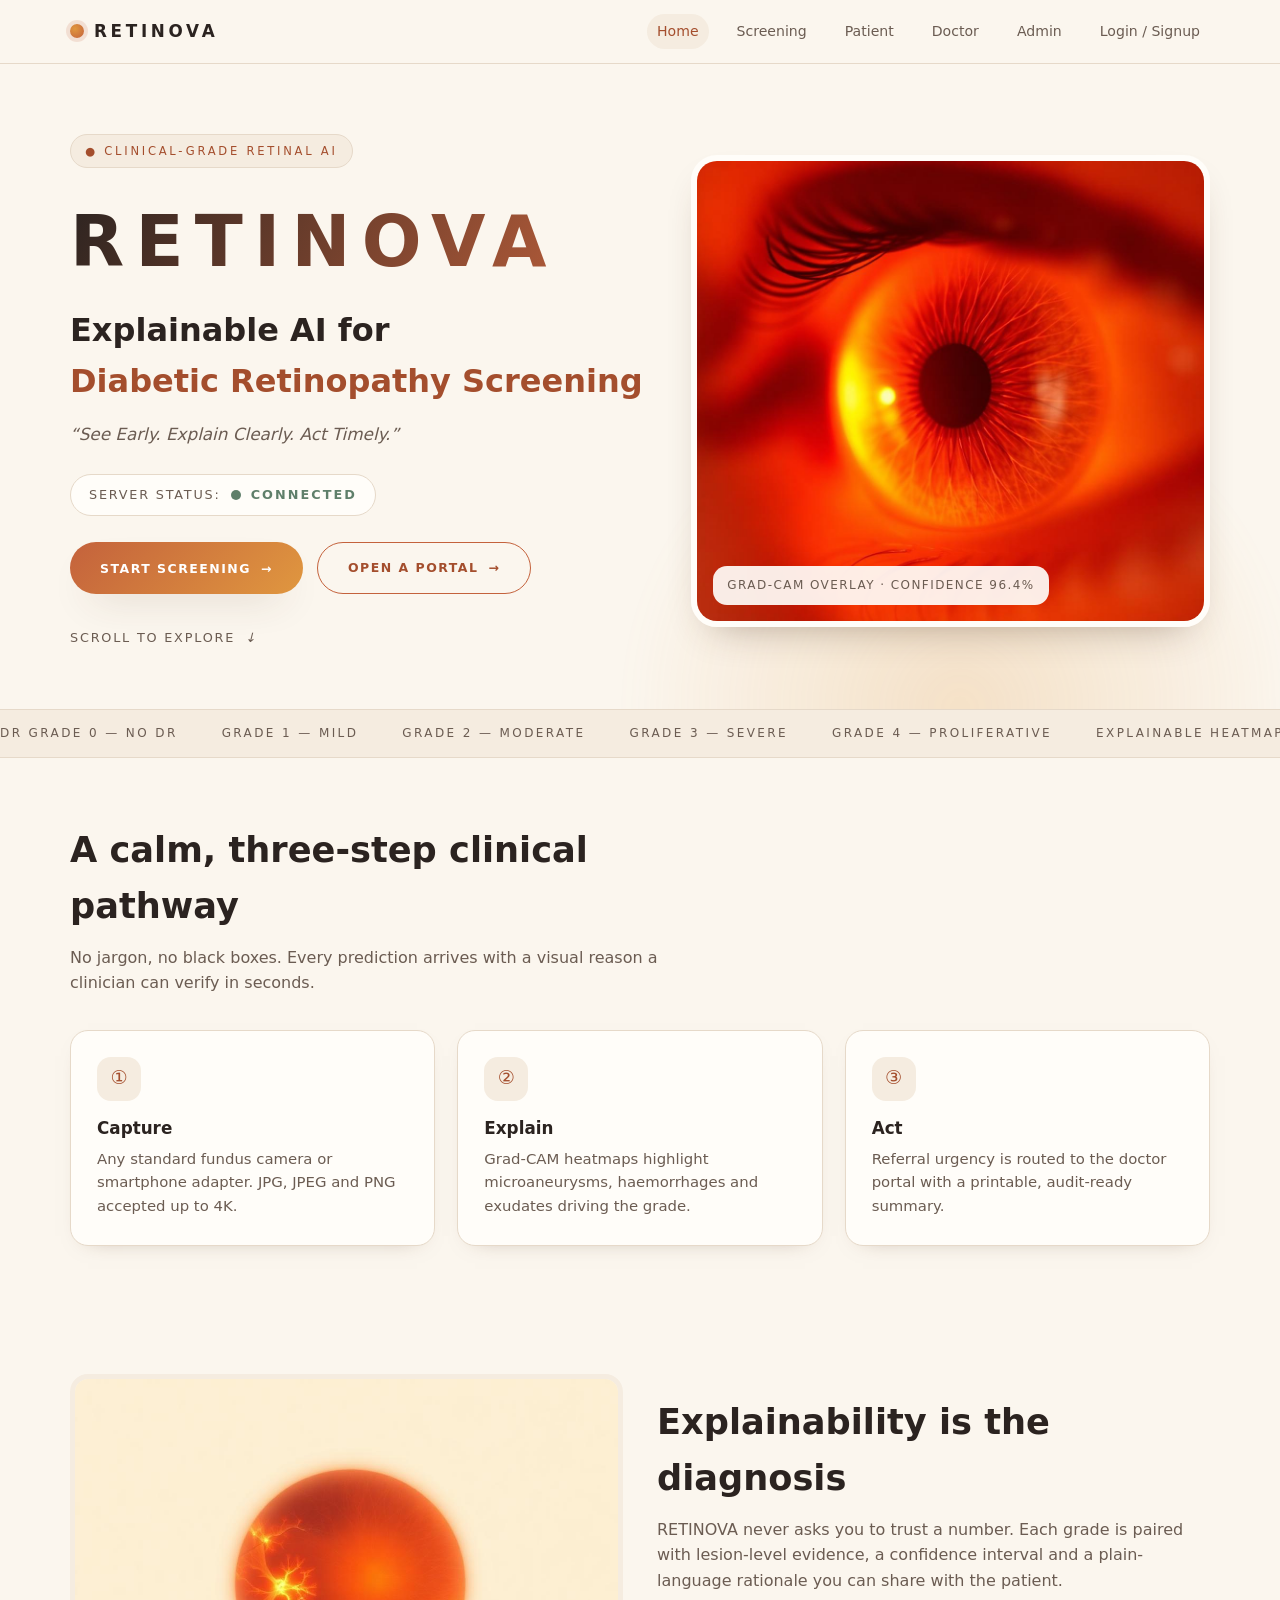
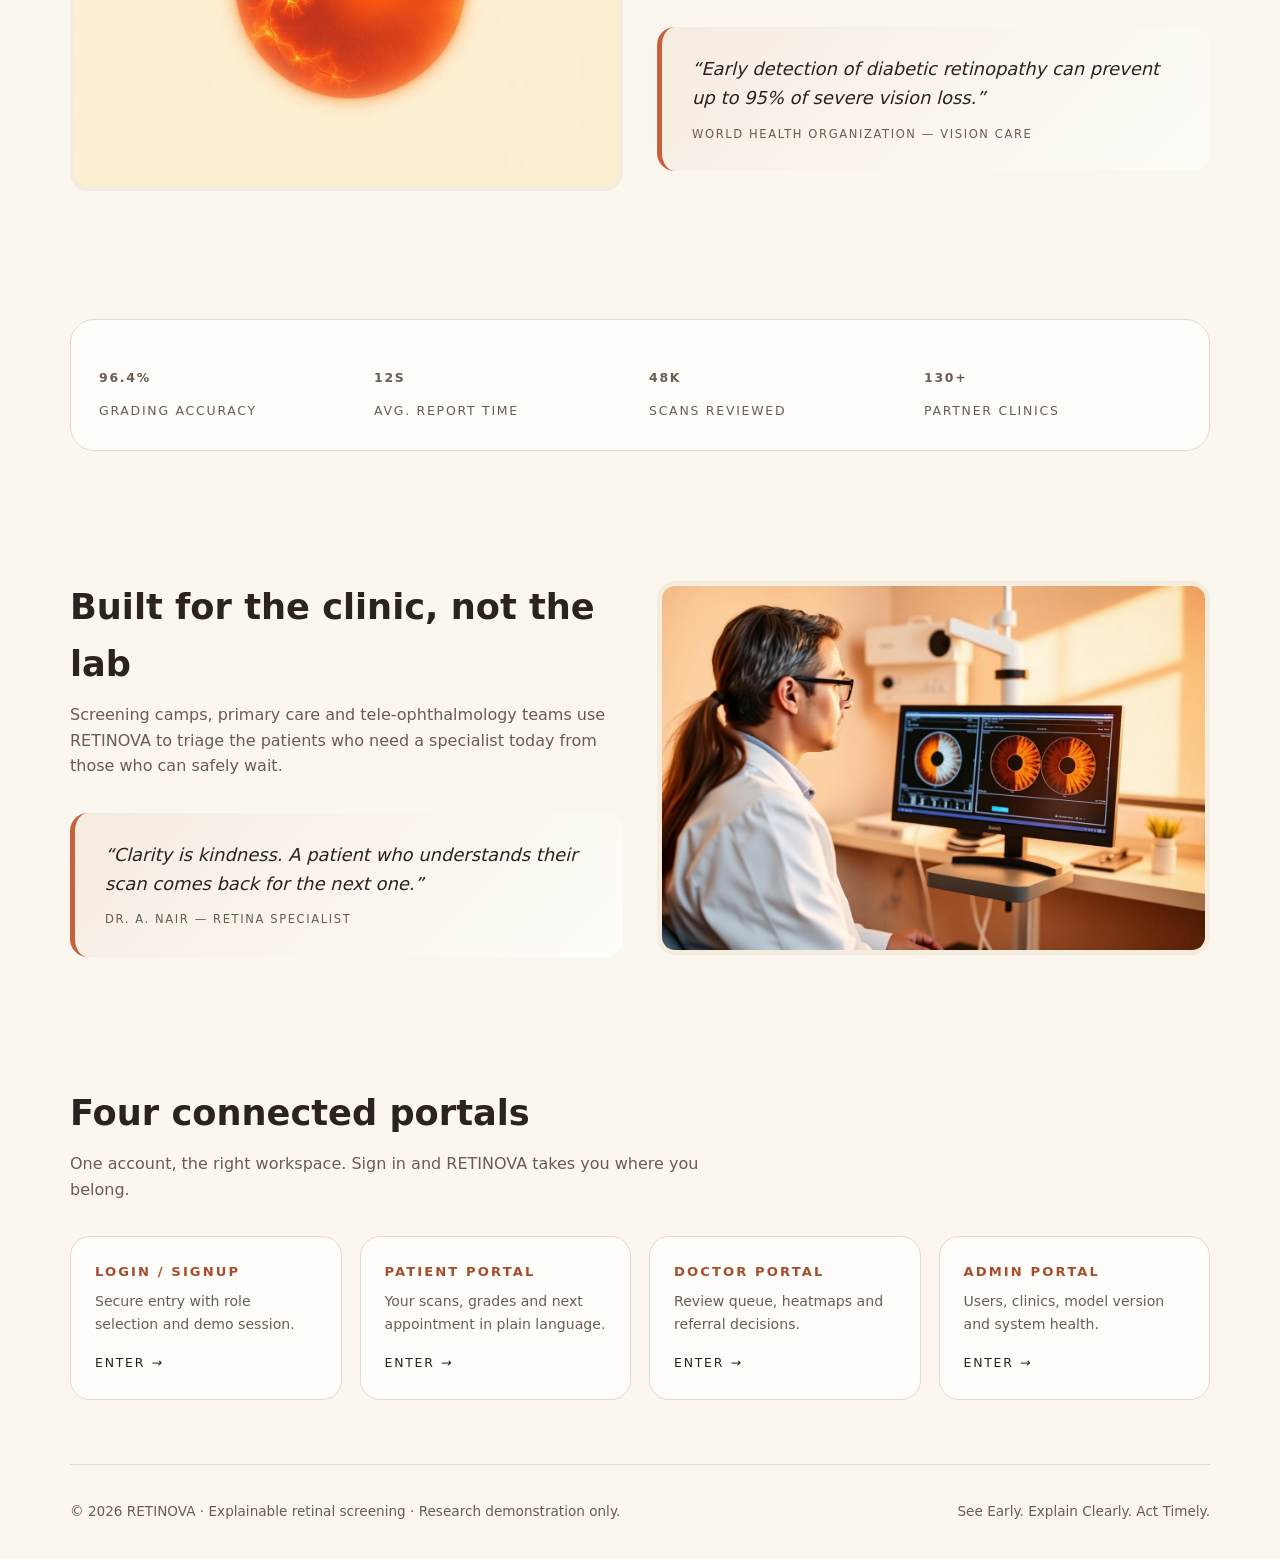
<file: index.html>
<!DOCTYPE html>
<html lang="en">
<head>
<meta charset="utf-8" />
<meta name="viewport" content="width=device-width, initial-scale=1" />
<title>RETINOVA — Explainable AI for Diabetic Retinopathy Screening</title>
<meta name="description" content="RETINOVA screens fundus images for diabetic retinopathy with explainable AI. See early, explain clearly, act timely." />
<link rel="stylesheet" href="styles.css" />
</head>
<body>
<header class="nav">
  <div class="wrap nav-in">
    <a class="logo" href="index.html"><span class="dot"></span>RETINOVA</a>
    <nav class="nav-links">
      <a class="active" href="index.html">Home</a>
      <a href="#screening" id="navScreen">Screening</a>
      <a href="patient.html">Patient</a>
      <a href="doctor.html">Doctor</a>
      <a href="admin.html">Admin</a>
      <a href="login.html">Login / Signup</a>
    </nav>
  </div>
</header>

<!-- HERO -->
<section class="hero">
  <div class="wrap hero-grid">
    <div>
      <span class="eyebrow">● Clinical-grade retinal AI</span>
      <h1 class="brand">RETINOVA</h1>
      <h2 class="tag">Explainable AI for<br /><span>Diabetic Retinopathy Screening</span></h2>
      <p class="motto">“See Early. Explain Clearly. Act Timely.”</p>
      <div class="status">Server Status: <span class="pulse"></span> <b>CONNECTED</b></div>
      <div class="hero-cta">
        <button class="btn" id="startBtn"><span>Start Screening</span><span class="arrow">→</span></button>
        <a class="btn ghost" href="login.html"><span>Open a Portal</span><span class="arrow">→</span></a>
      </div>
      <div class="scroll-hint">Scroll to explore <i>↓</i></div>
    </div>
    <div class="hero-art">
      <img src="assets/hero.jpg" alt="Retinal fundus imaging close-up" />
      <div class="scan-line"></div>
      <div class="chip">Grad-CAM overlay · confidence 96.4%</div>
    </div>
  </div>
</section>

<div class="marquee"><div>
  <span>DR Grade 0 — No DR</span><span>Grade 1 — Mild</span><span>Grade 2 — Moderate</span><span>Grade 3 — Severe</span><span>Grade 4 — Proliferative</span><span>Explainable Heatmaps</span><span>HIPAA-aware workflow</span>
  <span>DR Grade 0 — No DR</span><span>Grade 1 — Mild</span><span>Grade 2 — Moderate</span><span>Grade 3 — Severe</span><span>Grade 4 — Proliferative</span><span>Explainable Heatmaps</span><span>HIPAA-aware workflow</span>
</div></div>

<!-- SCREENING (revealed on click) -->
<section id="screening" class="hidden">
  <div class="wrap">
    <div class="sec-head">
      <h3>Upload Fundus Image</h3>
      <p>Drop a retinal fundus photograph below. RETINOVA validates the file locally before it is received by the screening server.</p>
    </div>
    <div class="panel">
      <div class="dropzone" id="dropzone">
        <div style="font-size:2.2rem">🩺</div>
        <h4 style="margin:10px 0 4px;letter-spacing:.14em;text-transform:uppercase">Upload Fundus Image</h4>
        <p style="color:var(--ink-soft)">Drag &amp; drop, or choose a file from your device</p>
        <div style="margin-top:18px"><button class="btn" id="chooseBtn"><span>Choose Image</span><span class="arrow">→</span></button></div>
        <input type="file" id="fileInput" accept=".jpg,.jpeg,.png,image/jpeg,image/png" class="hidden" />
        <p style="margin-top:20px;font-size:.75rem;letter-spacing:.16em;text-transform:uppercase;color:var(--ink-soft)">Accepted formats</p>
        <div class="formats"><span>JPG</span><span>JPEG</span><span>PNG</span></div>
      </div>

      <!-- PREVIEW -->
      <div id="stepPreview" class="hidden">
        <div class="preview-grid">
          <div class="preview-img"><img id="pvImg" alt="Selected fundus preview" /></div>
          <div>
            <h4 style="letter-spacing:.14em;text-transform:uppercase;font-size:.85rem;color:var(--ink-soft)">Image details</h4>
            <ul class="meta">
              <li><span>Filename</span><span id="mName"></span></li>
              <li><span>File size</span><span id="mSize"></span></li>
              <li><span>Image width</span><span id="mW"></span></li>
              <li><span>Image height</span><span id="mH"></span></li>
            </ul>
            <div style="margin-top:22px"><button class="btn" id="uploadBtn"><span>Upload Image</span><span class="arrow">→</span></button></div>
            <div id="progressWrap" class="hidden">
              <div class="bar"><i id="bar"></i></div>
              <p class="note" id="uploadStatus">Uploading...</p>
            </div>
          </div>
        </div>
      </div>

      <!-- DONE -->
      <div id="stepDone" class="hidden" style="margin-top:26px">
        <div class="success"><span class="tick">✓</span> Image Received</div>
        <p class="note">Image successfully received by the RETINOVA server.</p>
        <div class="preview-grid">
          <div class="preview-img"><img id="dImg" alt="Uploaded fundus image" /></div>
          <div>
            <ul class="meta">
              <li><span>Filename</span><span id="dName"></span></li>
              <li><span>File size</span><span id="dSize"></span></li>
              <li><span>Dimensions</span><span id="dDim"></span></li>
              <li><span>Received at</span><span id="dTime"></span></li>
            </ul>
            <div style="margin-top:22px;display:flex;gap:12px;flex-wrap:wrap">
              <button class="btn" id="againBtn"><span>Upload Another</span><span class="arrow">→</span></button>
              <a class="btn ghost" href="patient.html"><span>View in Patient Portal</span><span class="arrow">→</span></a>
            </div>
          </div>
        </div>
      </div>
    </div>
  </div>
</section>

<!-- HOW IT WORKS -->
<section>
  <div class="wrap">
    <div class="sec-head reveal"><h3>A calm, three-step clinical pathway</h3><p>No jargon, no black boxes. Every prediction arrives with a visual reason a clinician can verify in seconds.</p></div>
    <div class="grid-3">
      <div class="card reveal"><div class="ico">①</div><h4>Capture</h4><p>Any standard fundus camera or smartphone adapter. JPG, JPEG and PNG accepted up to 4K.</p></div>
      <div class="card reveal"><div class="ico">②</div><h4>Explain</h4><p>Grad-CAM heatmaps highlight microaneurysms, haemorrhages and exudates driving the grade.</p></div>
      <div class="card reveal"><div class="ico">③</div><h4>Act</h4><p>Referral urgency is routed to the doctor portal with a printable, audit-ready summary.</p></div>
    </div>
  </div>
</section>

<section>
  <div class="wrap grid-2">
    <div class="reveal"><div class="preview-img"><img src="assets/xai.jpg" alt="Explainable AI heatmap over a retina" loading="lazy" /></div></div>
    <div class="reveal">
      <div class="sec-head"><h3>Explainability is the diagnosis</h3><p>RETINOVA never asks you to trust a number. Each grade is paired with lesion-level evidence, a confidence interval and a plain-language rationale you can share with the patient.</p></div>
      <div class="quote"><p>“Early detection of diabetic retinopathy can prevent up to 95% of severe vision loss.”</p><small>World Health Organization — Vision Care</small></div>
    </div>
  </div>
</section>

<section>
  <div class="wrap">
    <div class="stats reveal">
      <div class="stat"><b><span data-count="96.4" data-dec="1" data-suffix="%">0</span></b><span>Grading accuracy</span></div>
      <div class="stat"><b><span data-count="12" data-suffix="s">0</span></b><span>Avg. report time</span></div>
      <div class="stat"><b><span data-count="48" data-suffix="k">0</span></b><span>Scans reviewed</span></div>
      <div class="stat"><b><span data-count="130" data-suffix="+">0</span></b><span>Partner clinics</span></div>
    </div>
  </div>
</section>

<section>
  <div class="wrap grid-2">
    <div class="reveal">
      <div class="sec-head"><h3>Built for the clinic, not the lab</h3><p>Screening camps, primary care and tele-ophthalmology teams use RETINOVA to triage the patients who need a specialist today from those who can safely wait.</p></div>
      <div class="quote"><p>“Clarity is kindness. A patient who understands their scan comes back for the next one.”</p><small>Dr. A. Nair — Retina Specialist</small></div>
    </div>
    <div class="reveal"><div class="preview-img"><img src="assets/clinic.jpg" alt="Ophthalmologist reviewing retinal scans" loading="lazy" /></div></div>
  </div>
</section>

<!-- PORTALS -->
<section>
  <div class="wrap">
    <div class="sec-head reveal"><h3>Four connected portals</h3><p>One account, the right workspace. Sign in and RETINOVA takes you where you belong.</p></div>
    <div class="portal-grid">
      <a class="portal reveal" href="login.html"><b>Login / Signup</b><p>Secure entry with role selection and demo session.</p><span class="go">Enter <i>→</i></span></a>
      <a class="portal reveal" href="patient.html"><b>Patient Portal</b><p>Your scans, grades and next appointment in plain language.</p><span class="go">Enter <i>→</i></span></a>
      <a class="portal reveal" href="doctor.html"><b>Doctor Portal</b><p>Review queue, heatmaps and referral decisions.</p><span class="go">Enter <i>→</i></span></a>
      <a class="portal reveal" href="admin.html"><b>Admin Portal</b><p>Users, clinics, model version and system health.</p><span class="go">Enter <i>→</i></span></a>
    </div>
  </div>
</section>

<footer class="wrap">
  <span>© 2026 RETINOVA · Explainable retinal screening · Research demonstration only.</span>
  <span>See Early. Explain Clearly. Act Timely.</span>
</footer>
<script src="app.js"></script>
<script>document.getElementById('navScreen').addEventListener('click',()=>document.getElementById('screening').classList.remove('hidden'));</script>
</body>
</html>
</file>
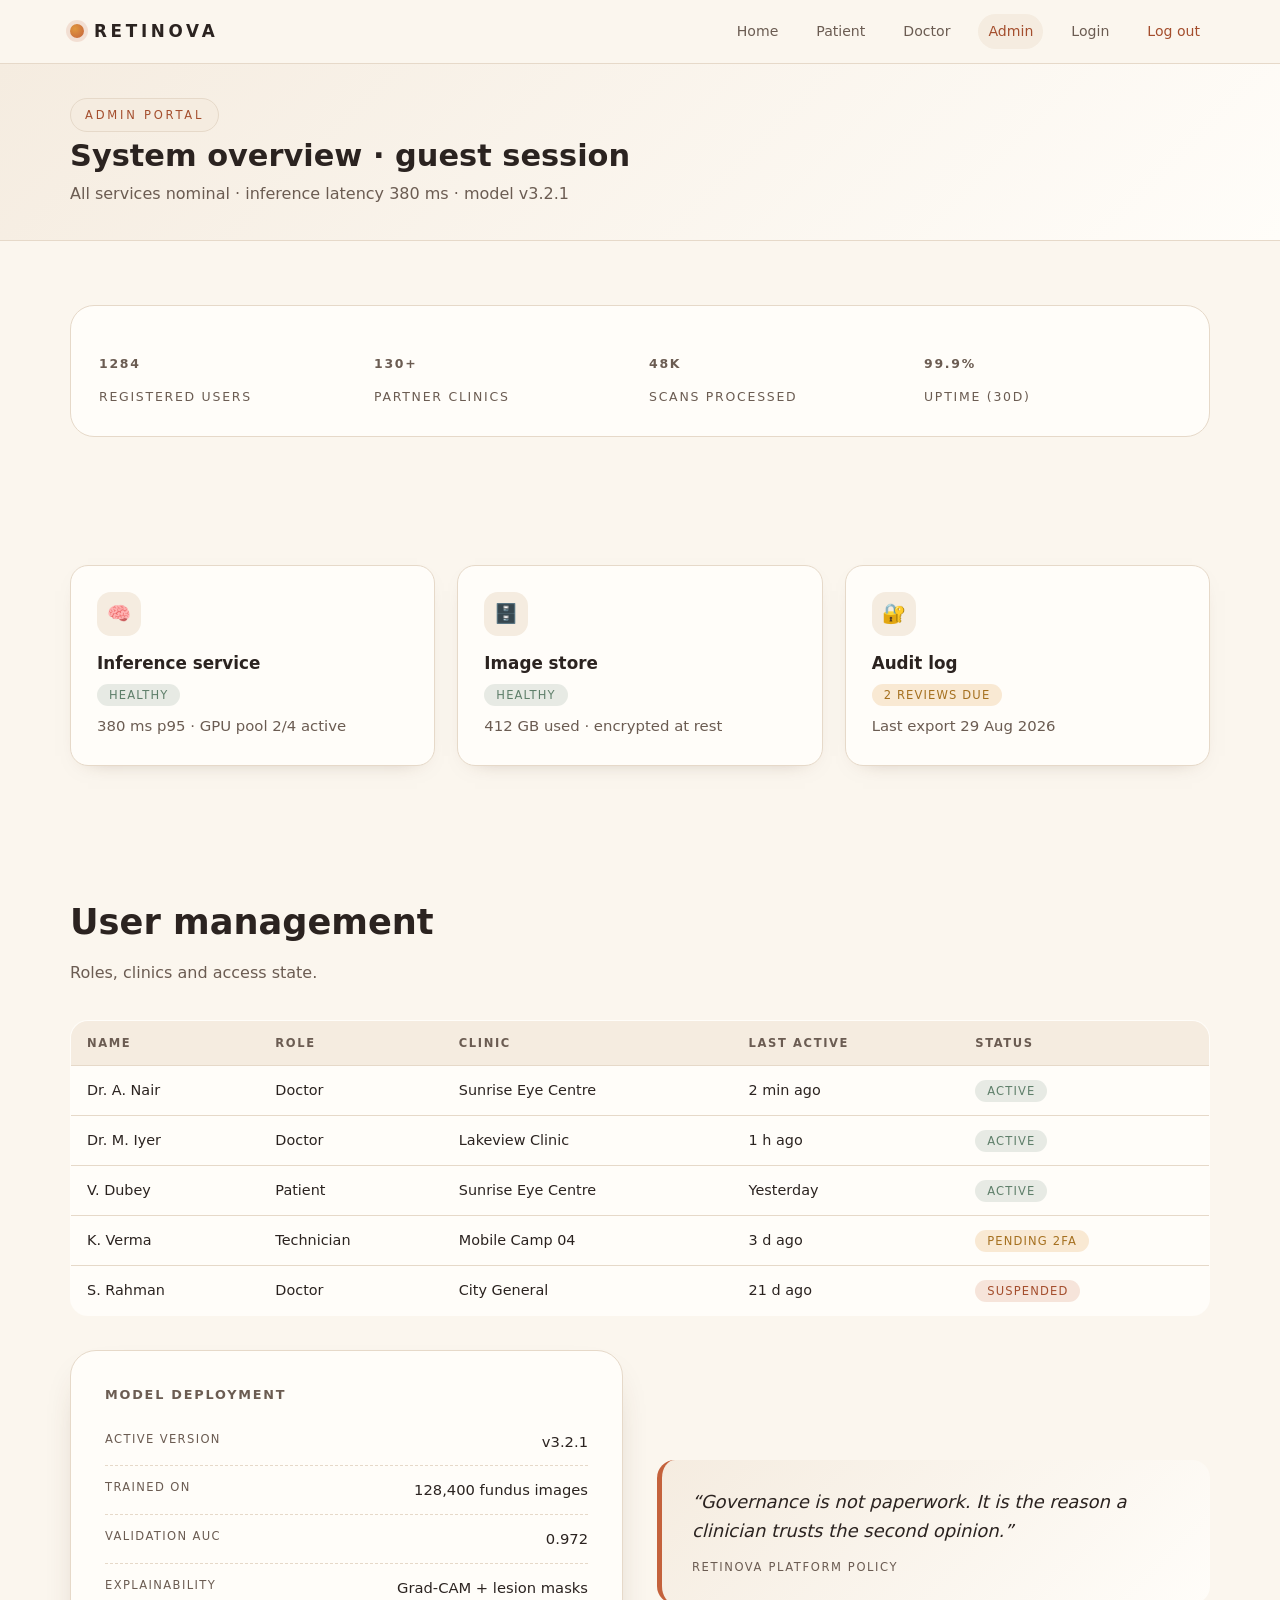
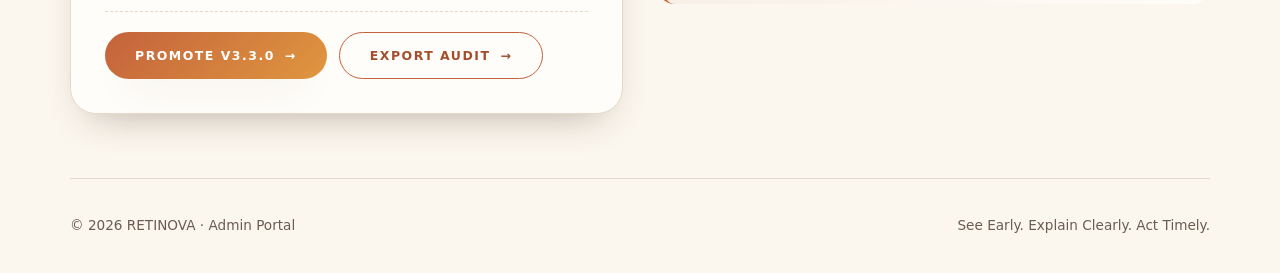
<file: admin.html>
<!DOCTYPE html>
<html lang="en">
<head>
<meta charset="utf-8" />
<meta name="viewport" content="width=device-width, initial-scale=1" />
<title>Admin Portal — RETINOVA</title>
<meta name="description" content="Manage RETINOVA users, clinics, model versions and system health." />
<link rel="stylesheet" href="styles.css" />
</head>
<body>
<header class="nav"><div class="wrap nav-in">
  <a class="logo" href="index.html"><span class="dot"></span>RETINOVA</a>
  <nav class="nav-links">
    <a href="index.html">Home</a><a href="patient.html">Patient</a><a href="doctor.html">Doctor</a><a class="active" href="admin.html">Admin</a><a href="login.html">Login</a>
    <a href="#" id="logout" style="color:var(--terra-dark)">Log out</a>
  </nav>
</div></header>

<div class="portal-head"><div class="wrap">
  <span class="eyebrow">Admin Portal</span>
  <h1>System overview · <span id="whoami">guest session</span></h1>
  <p>All services nominal · inference latency 380 ms · model v3.2.1</p>
</div></div>

<section>
  <div class="wrap">
    <div class="stats reveal">
      <div class="stat"><b><span data-count="1284">0</span></b><span>Registered users</span></div>
      <div class="stat"><b><span data-count="130" data-suffix="+">0</span></b><span>Partner clinics</span></div>
      <div class="stat"><b><span data-count="48" data-suffix="k">0</span></b><span>Scans processed</span></div>
      <div class="stat"><b><span data-count="99.9" data-dec="1" data-suffix="%">0</span></b><span>Uptime (30d)</span></div>
    </div>
  </div>
</section>

<section>
  <div class="wrap grid-3">
    <div class="card reveal"><div class="ico">🧠</div><h4>Inference service</h4><p><span class="pill ok">Healthy</span></p><p style="margin-top:8px">380 ms p95 · GPU pool 2/4 active</p></div>
    <div class="card reveal"><div class="ico">🗄️</div><h4>Image store</h4><p><span class="pill ok">Healthy</span></p><p style="margin-top:8px">412 GB used · encrypted at rest</p></div>
    <div class="card reveal"><div class="ico">🔐</div><h4>Audit log</h4><p><span class="pill warn">2 reviews due</span></p><p style="margin-top:8px">Last export 29 Aug 2026</p></div>
  </div>
</section>

<section>
  <div class="wrap">
    <div class="sec-head reveal"><h3>User management</h3><p>Roles, clinics and access state.</p></div>
    <div class="reveal" style="overflow-x:auto">
      <table>
        <tr><th>Name</th><th>Role</th><th>Clinic</th><th>Last active</th><th>Status</th></tr>
        <tr><td>Dr. A. Nair</td><td>Doctor</td><td>Sunrise Eye Centre</td><td>2 min ago</td><td><span class="pill ok">Active</span></td></tr>
        <tr><td>Dr. M. Iyer</td><td>Doctor</td><td>Lakeview Clinic</td><td>1 h ago</td><td><span class="pill ok">Active</span></td></tr>
        <tr><td>V. Dubey</td><td>Patient</td><td>Sunrise Eye Centre</td><td>Yesterday</td><td><span class="pill ok">Active</span></td></tr>
        <tr><td>K. Verma</td><td>Technician</td><td>Mobile Camp 04</td><td>3 d ago</td><td><span class="pill warn">Pending 2FA</span></td></tr>
        <tr><td>S. Rahman</td><td>Doctor</td><td>City General</td><td>21 d ago</td><td><span class="pill risk">Suspended</span></td></tr>
      </table>
    </div>
    <div class="grid-2 reveal" style="margin-top:34px">
      <div class="panel">
        <h4 style="letter-spacing:.14em;text-transform:uppercase;font-size:.8rem;color:var(--ink-soft)">Model deployment</h4>
        <ul class="meta" style="margin-top:12px">
          <li><span>Active version</span><span>v3.2.1</span></li>
          <li><span>Trained on</span><span>128,400 fundus images</span></li>
          <li><span>Validation AUC</span><span>0.972</span></li>
          <li><span>Explainability</span><span>Grad-CAM + lesion masks</span></li>
        </ul>
        <div style="margin-top:20px;display:flex;gap:12px;flex-wrap:wrap">
          <button class="btn"><span>Promote v3.3.0</span><span class="arrow">→</span></button>
          <button class="btn ghost"><span>Export Audit</span><span class="arrow">→</span></button>
        </div>
      </div>
      <div class="quote"><p>“Governance is not paperwork. It is the reason a clinician trusts the second opinion.”</p><small>RETINOVA Platform Policy</small></div>
    </div>
  </div>
</section>

<footer class="wrap"><span>© 2026 RETINOVA · Admin Portal</span><span>See Early. Explain Clearly. Act Timely.</span></footer>
<script src="app.js"></script>
</body>
</html>
</file>
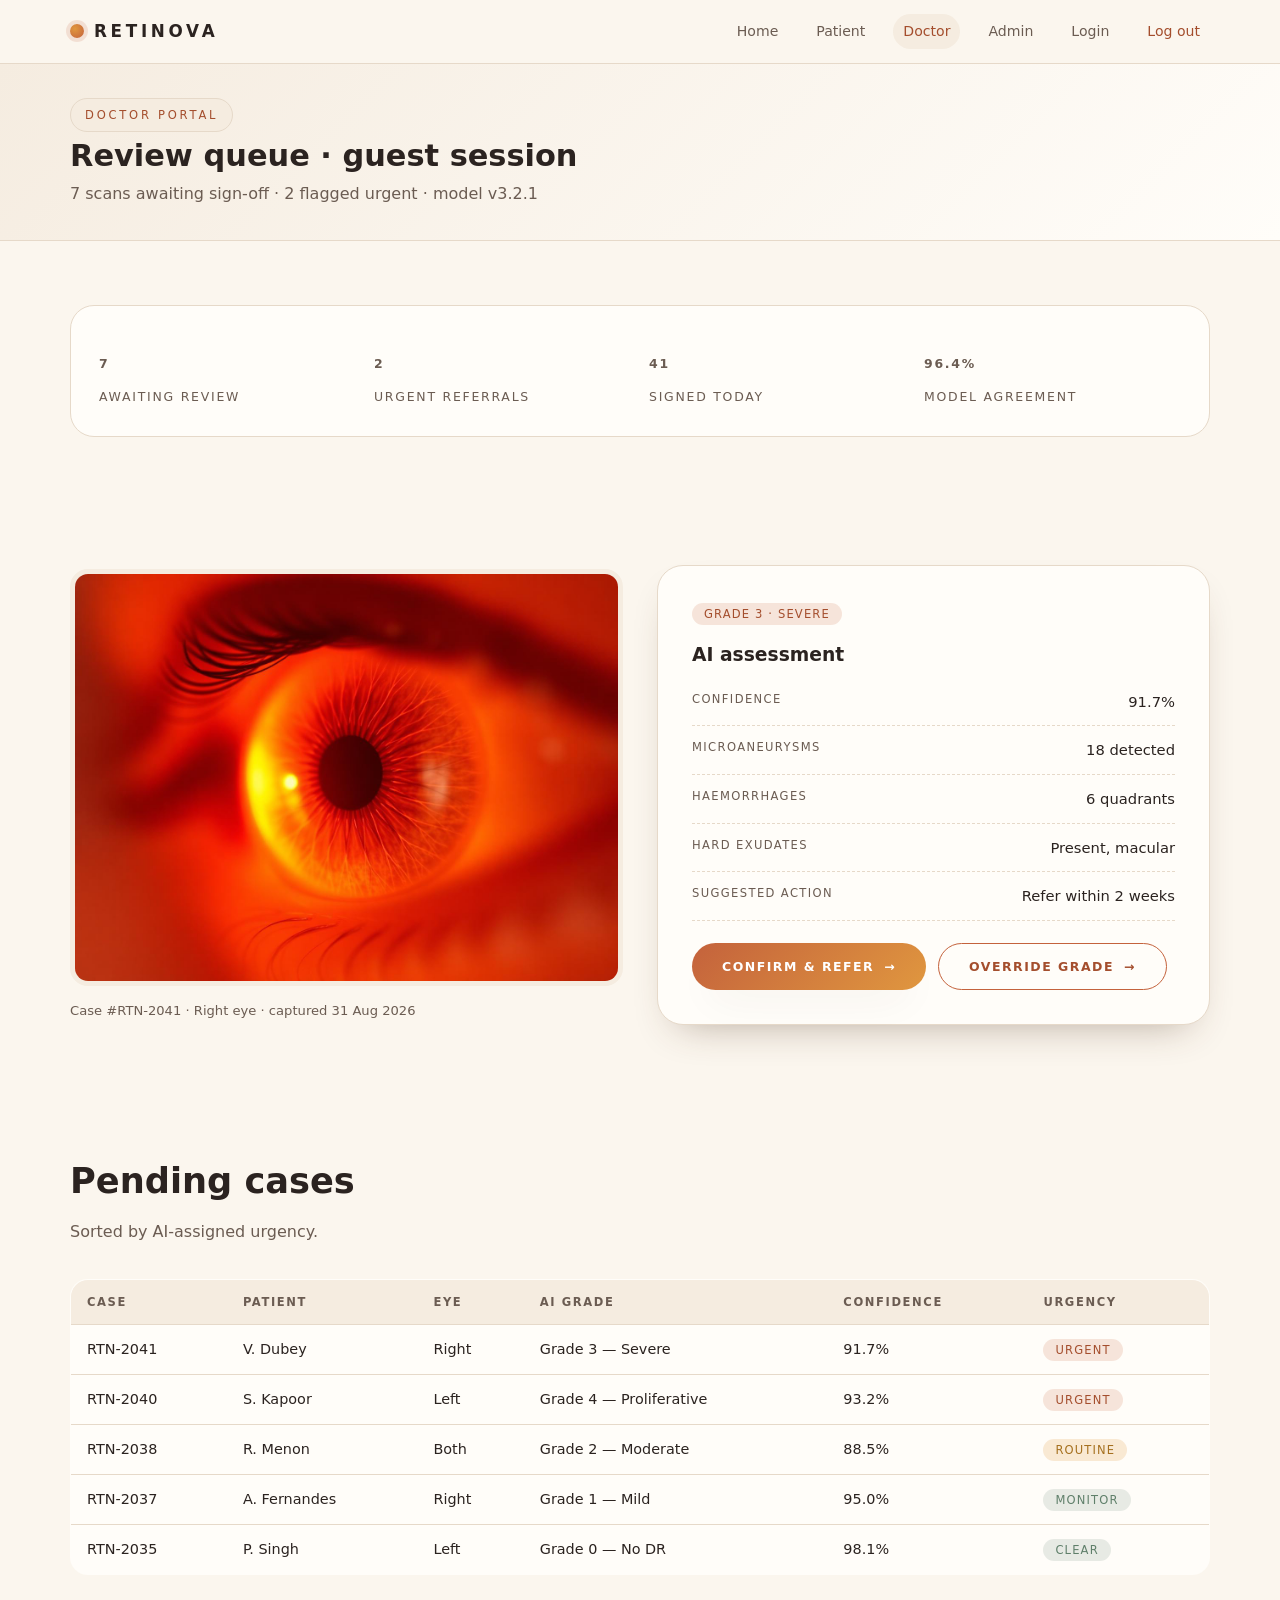
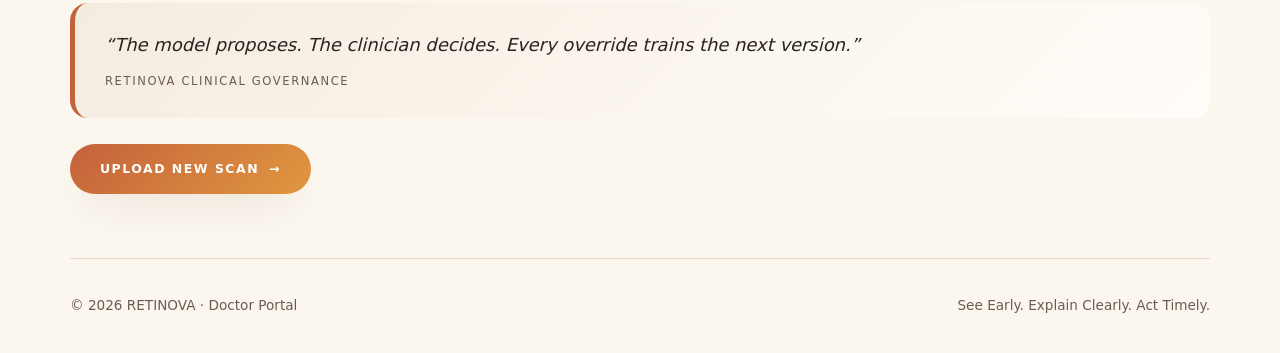
<file: doctor.html>
<!DOCTYPE html>
<html lang="en">
<head>
<meta charset="utf-8" />
<meta name="viewport" content="width=device-width, initial-scale=1" />
<title>Doctor Portal — RETINOVA</title>
<meta name="description" content="Review the AI screening queue, inspect explainability heatmaps and set referral urgency." />
<link rel="stylesheet" href="styles.css" />
</head>
<body>
<header class="nav"><div class="wrap nav-in">
  <a class="logo" href="index.html"><span class="dot"></span>RETINOVA</a>
  <nav class="nav-links">
    <a href="index.html">Home</a><a href="patient.html">Patient</a><a class="active" href="doctor.html">Doctor</a><a href="admin.html">Admin</a><a href="login.html">Login</a>
    <a href="#" id="logout" style="color:var(--terra-dark)">Log out</a>
  </nav>
</div></header>

<div class="portal-head"><div class="wrap">
  <span class="eyebrow">Doctor Portal</span>
  <h1>Review queue · <span id="whoami">guest session</span></h1>
  <p>7 scans awaiting sign-off · 2 flagged urgent · model v3.2.1</p>
</div></div>

<section>
  <div class="wrap">
    <div class="stats reveal">
      <div class="stat"><b><span data-count="7">0</span></b><span>Awaiting review</span></div>
      <div class="stat"><b><span data-count="2">0</span></b><span>Urgent referrals</span></div>
      <div class="stat"><b><span data-count="41">0</span></b><span>Signed today</span></div>
      <div class="stat"><b><span data-count="96.4" data-dec="1" data-suffix="%">0</span></b><span>Model agreement</span></div>
    </div>
  </div>
</section>

<section>
  <div class="wrap grid-2">
    <div class="reveal">
      <div class="preview-img"><img src="assets/hero.jpg" alt="Fundus image under review" loading="lazy" /></div>
      <p class="note">Case #RTN-2041 · Right eye · captured 31 Aug 2026</p>
    </div>
    <div class="reveal">
      <div class="panel">
        <span class="pill risk">Grade 3 · Severe</span>
        <h3 style="margin:14px 0 8px">AI assessment</h3>
        <ul class="meta">
          <li><span>Confidence</span><span>91.7%</span></li>
          <li><span>Microaneurysms</span><span>18 detected</span></li>
          <li><span>Haemorrhages</span><span>6 quadrants</span></li>
          <li><span>Hard exudates</span><span>Present, macular</span></li>
          <li><span>Suggested action</span><span>Refer within 2 weeks</span></li>
        </ul>
        <div style="margin-top:22px;display:flex;gap:12px;flex-wrap:wrap">
          <button class="btn"><span>Confirm &amp; Refer</span><span class="arrow">→</span></button>
          <button class="btn ghost"><span>Override Grade</span><span class="arrow">→</span></button>
        </div>
      </div>
    </div>
  </div>
</section>

<section>
  <div class="wrap">
    <div class="sec-head reveal"><h3>Pending cases</h3><p>Sorted by AI-assigned urgency.</p></div>
    <div class="reveal" style="overflow-x:auto">
      <table>
        <tr><th>Case</th><th>Patient</th><th>Eye</th><th>AI grade</th><th>Confidence</th><th>Urgency</th></tr>
        <tr><td>RTN-2041</td><td>V. Dubey</td><td>Right</td><td>Grade 3 — Severe</td><td>91.7%</td><td><span class="pill risk">Urgent</span></td></tr>
        <tr><td>RTN-2040</td><td>S. Kapoor</td><td>Left</td><td>Grade 4 — Proliferative</td><td>93.2%</td><td><span class="pill risk">Urgent</span></td></tr>
        <tr><td>RTN-2038</td><td>R. Menon</td><td>Both</td><td>Grade 2 — Moderate</td><td>88.5%</td><td><span class="pill warn">Routine</span></td></tr>
        <tr><td>RTN-2037</td><td>A. Fernandes</td><td>Right</td><td>Grade 1 — Mild</td><td>95.0%</td><td><span class="pill ok">Monitor</span></td></tr>
        <tr><td>RTN-2035</td><td>P. Singh</td><td>Left</td><td>Grade 0 — No DR</td><td>98.1%</td><td><span class="pill ok">Clear</span></td></tr>
      </table>
    </div>
    <div class="quote reveal" style="margin-top:28px"><p>“The model proposes. The clinician decides. Every override trains the next version.”</p><small>RETINOVA Clinical Governance</small></div>
    <div style="margin-top:26px"><a class="btn" href="index.html#screening"><span>Upload New Scan</span><span class="arrow">→</span></a></div>
  </div>
</section>

<footer class="wrap"><span>© 2026 RETINOVA · Doctor Portal</span><span>See Early. Explain Clearly. Act Timely.</span></footer>
<script src="app.js"></script>
</body>
</html>
</file>
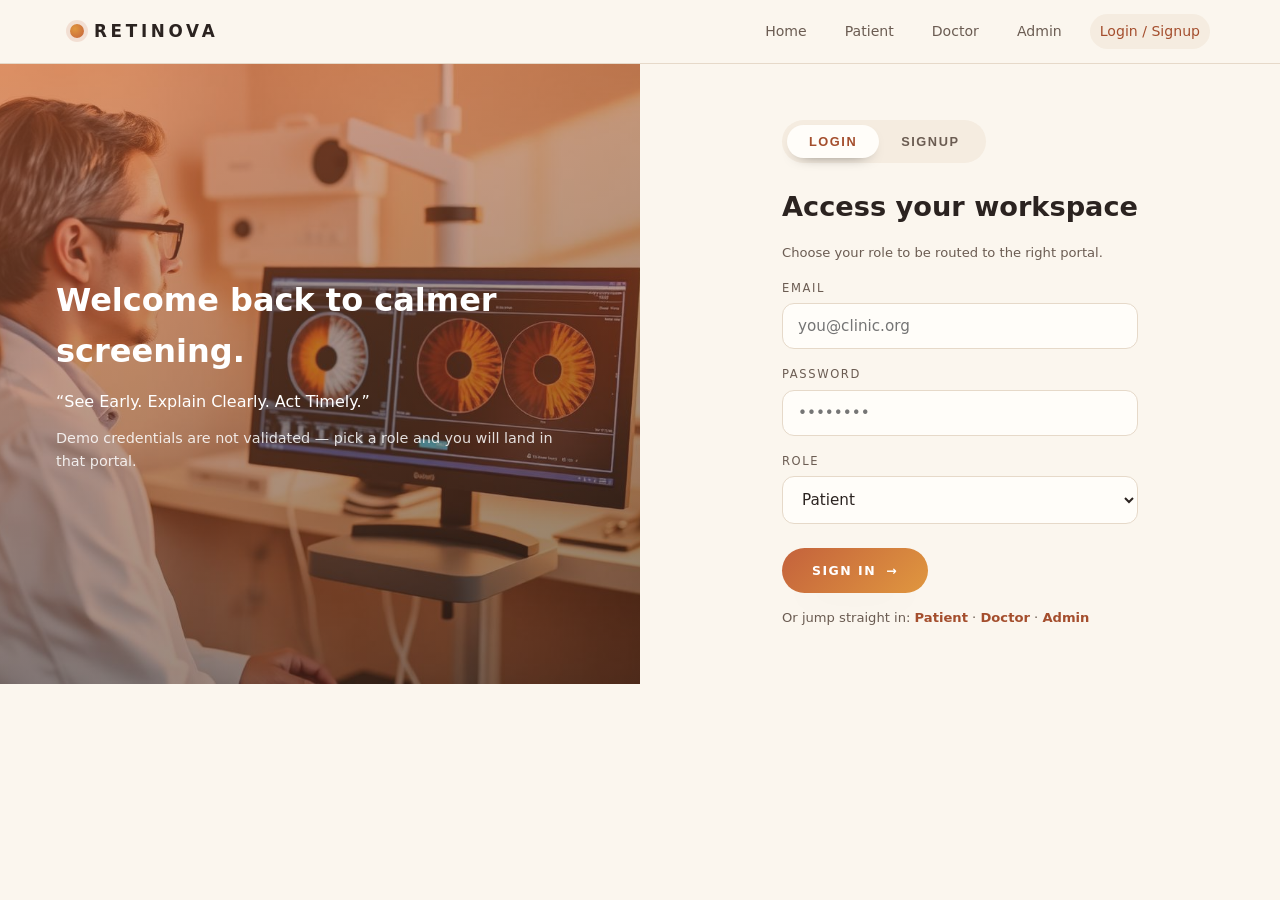
<file: login.html>
<!DOCTYPE html>
<html lang="en">
<head>
<meta charset="utf-8" />
<meta name="viewport" content="width=device-width, initial-scale=1" />
<title>Login / Signup — RETINOVA</title>
<meta name="description" content="Sign in to RETINOVA and open the patient, doctor or admin portal." />
<link rel="stylesheet" href="styles.css" />
</head>
<body>
<header class="nav"><div class="wrap nav-in">
  <a class="logo" href="index.html"><span class="dot"></span>RETINOVA</a>
  <nav class="nav-links">
    <a href="index.html">Home</a><a href="patient.html">Patient</a><a href="doctor.html">Doctor</a><a href="admin.html">Admin</a><a class="active" href="login.html">Login / Signup</a>
  </nav>
</div></header>

<div class="auth-shell">
  <div class="auth-art">
    <img src="assets/clinic.jpg" alt="Eye clinic" />
    <div class="overlay">
      <h3>Welcome back to calmer screening.</h3>
      <p>“See Early. Explain Clearly. Act Timely.”</p>
      <p style="opacity:.85;font-size:.9rem">Demo credentials are not validated — pick a role and you will land in that portal.</p>
    </div>
  </div>
  <div class="auth-form">
    <div class="tabs"><button class="on" data-mode="login">Login</button><button data-mode="signup">Signup</button></div>
    <h1 style="font-size:1.7rem">Access your workspace</h1>
    <p class="note">Choose your role to be routed to the right portal.</p>
    <form id="authForm">
      <div id="signupOnly" class="hidden">
        <label for="fullname">Full name</label>
        <input id="fullname" type="text" placeholder="Dr. Aditi Rao" />
      </div>
      <label for="email">Email</label>
      <input id="email" type="email" required placeholder="you@clinic.org" />
      <label for="pw">Password</label>
      <input id="pw" type="password" required placeholder="••••••••" />
      <label for="role">Role</label>
      <select id="role">
        <option value="patient">Patient</option>
        <option value="doctor">Doctor</option>
        <option value="admin">Administrator</option>
      </select>
      <div style="margin-top:24px"><button class="btn" id="authSubmit" type="submit"><span>Sign In</span><span class="arrow">→</span></button></div>
    </form>
    <p class="note">Or jump straight in: <a style="color:var(--terra-dark);font-weight:700" href="patient.html">Patient</a> · <a style="color:var(--terra-dark);font-weight:700" href="doctor.html">Doctor</a> · <a style="color:var(--terra-dark);font-weight:700" href="admin.html">Admin</a></p>
  </div>
</div>
<script src="app.js"></script>
</body>
</html>
</file>
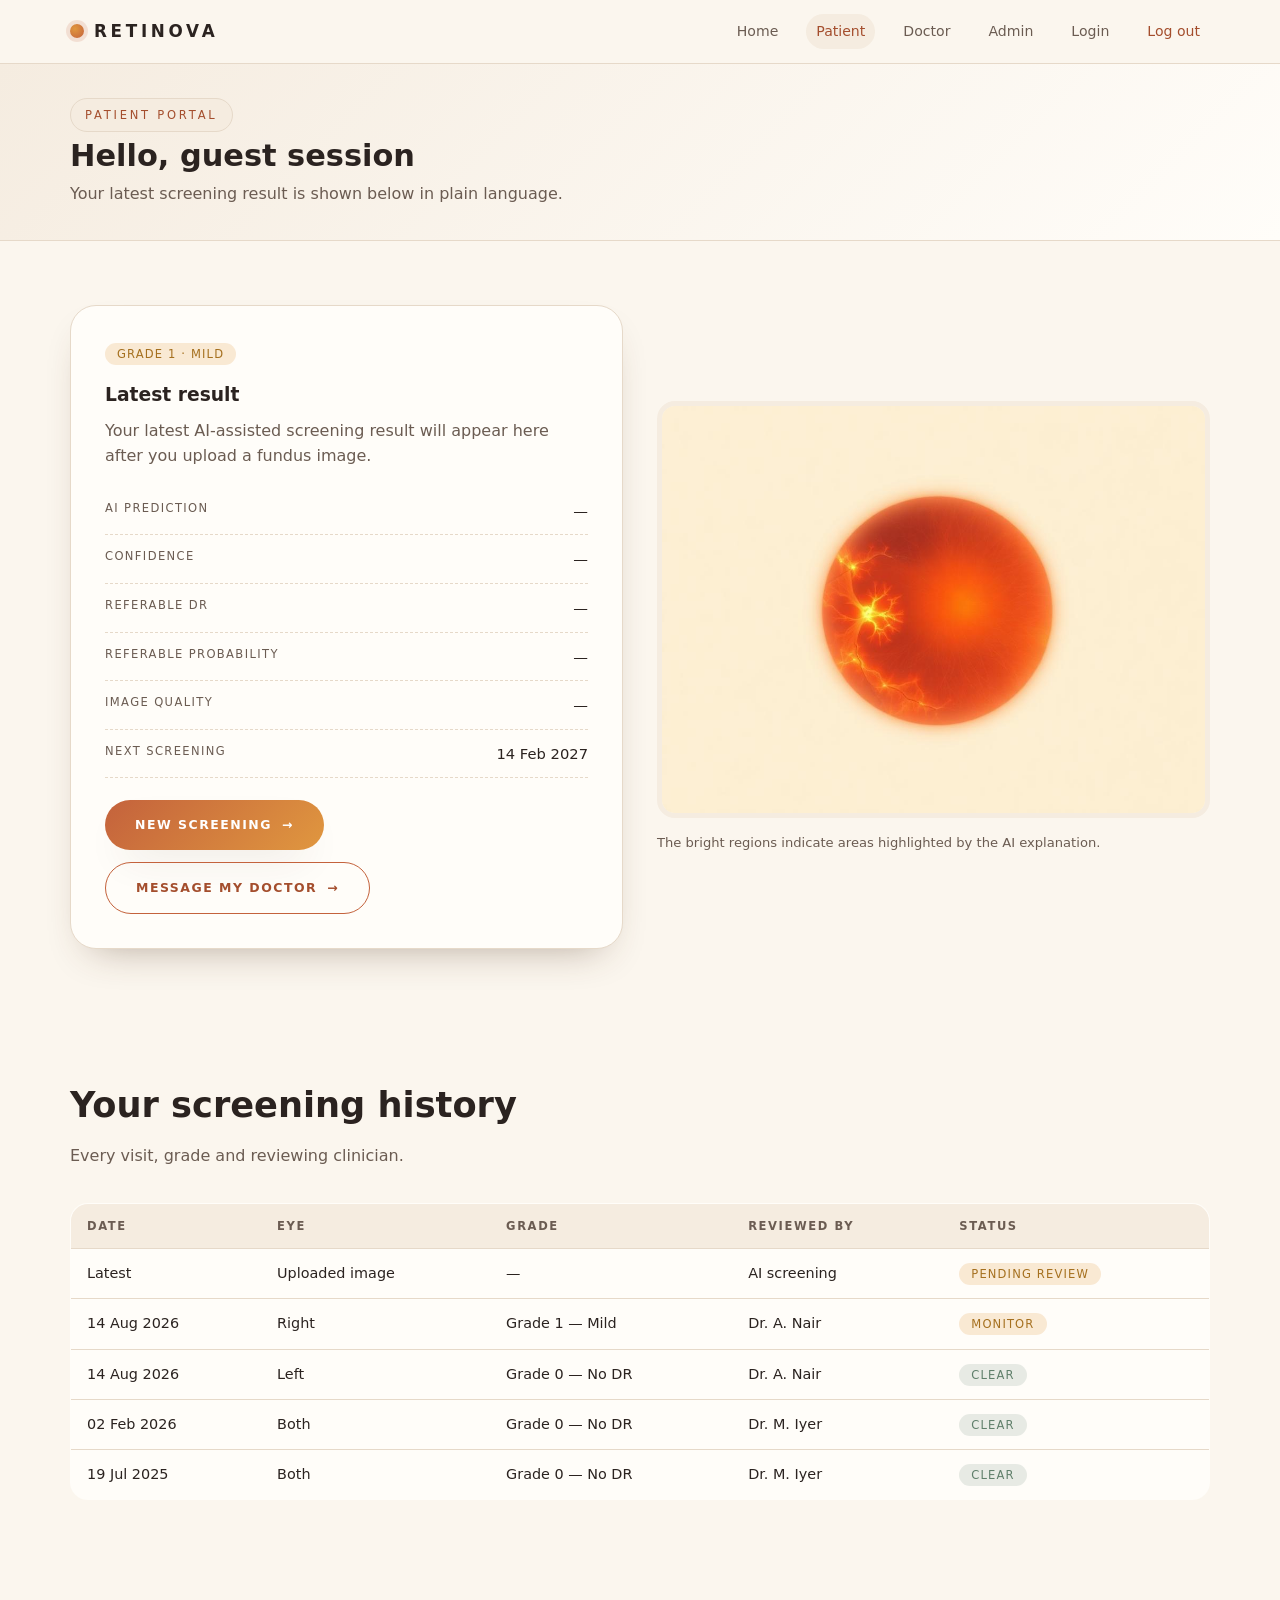
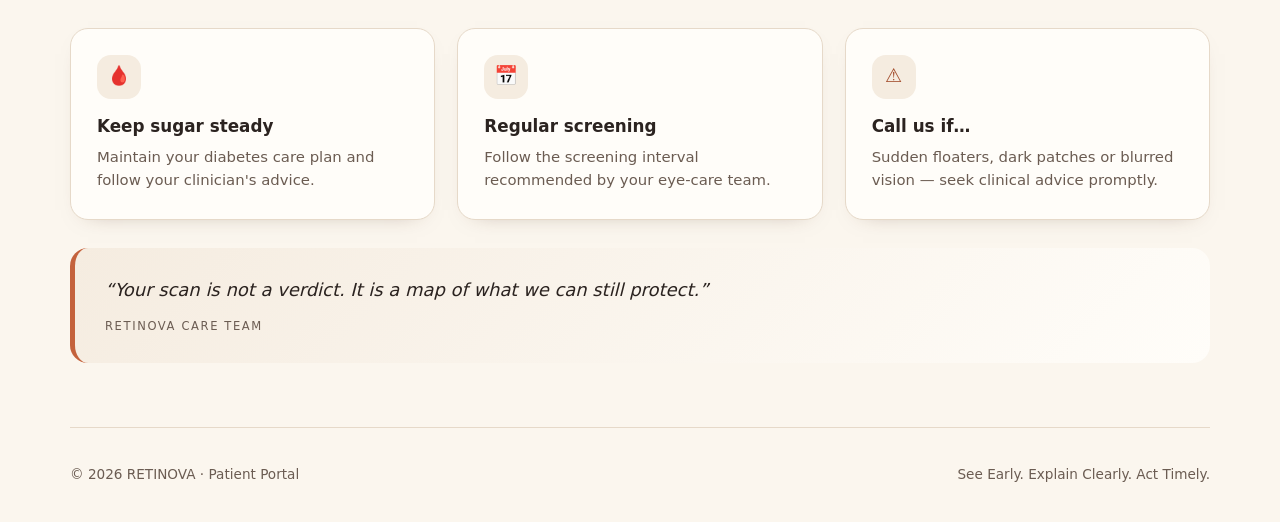
<file: patient.html>
<!DOCTYPE html>
<html lang="en">

<head>

  <meta charset="utf-8" />

  <meta
    name="viewport"
    content="width=device-width, initial-scale=1"
  />

  <title>
    Patient Portal — RETINOVA
  </title>

  <meta
    name="description"
    content="View your retinal screening results, grades and next appointment in plain language."
  />

  <link
    rel="stylesheet"
    href="styles.css"
  />

</head>


<body>

  <!-- ==================================================
       NAVIGATION
       ================================================== -->

  <header class="nav">

    <div class="wrap nav-in">

      <a
        class="logo"
        href="index.html"
      >
        <span class="dot"></span>
        RETINOVA
      </a>


      <nav class="nav-links">

        <a href="index.html">
          Home
        </a>

        <a
          class="active"
          href="patient.html"
        >
          Patient
        </a>

        <a href="doctor.html">
          Doctor
        </a>

        <a href="admin.html">
          Admin
        </a>

        <a href="login.html">
          Login
        </a>

        <a
          href="#"
          id="logout"
          style="color:var(--terra-dark)"
        >
          Log out
        </a>

      </nav>

    </div>

  </header>


  <!-- ==================================================
       PATIENT HEADER
       ================================================== -->

  <div class="portal-head">

    <div class="wrap">

      <span class="eyebrow">
        Patient Portal
      </span>

      <h1>
        Hello,
        <span id="whoami">
          guest session
        </span>
      </h1>

      <p>
        Your latest screening result is shown
        below in plain language.
      </p>

    </div>

  </div>


  <!-- ==================================================
       LATEST RESULT
       ================================================== -->

  <section>

    <div class="wrap grid-2">

      <div class="reveal">

        <div class="panel">

          <span
            class="pill warn"
            id="patientGrade"
          >
            Grade 1 · Mild
          </span>


          <h3
            style="margin:14px 0 8px"
          >
            Latest result
          </h3>


          <p
            id="patientSummary"
            style="color:var(--ink-soft)"
          >
            Your latest AI-assisted screening
            result will appear here after you
            upload a fundus image.
          </p>


          <ul
            class="meta"
            style="margin-top:18px"
          >

            <li>

              <span>
                AI prediction
              </span>

              <span id="patientPrediction">
                —
              </span>

            </li>


            <li>

              <span>
                Confidence
              </span>

              <span id="patientConfidence">
                —
              </span>

            </li>


            <li>

              <span>
                Referable DR
              </span>

              <span id="patientReferable">
                —
              </span>

            </li>


            <li>

              <span>
                Referable probability
              </span>

              <span id="patientReferableProbability">
                —
              </span>

            </li>


            <li>

              <span>
                Image quality
              </span>

              <span id="patientQuality">
                —
              </span>

            </li>


            <li>

              <span>
                Next screening
              </span>

              <span>
                14 Feb 2027
              </span>

            </li>

          </ul>


          <div
            style="
              margin-top:22px;
              display:flex;
              gap:12px;
              flex-wrap:wrap
            "
          >

            <a
              class="btn"
              href="index.html#screening"
            >

              <span>
                New Screening
              </span>

              <span class="arrow">
                →
              </span>

            </a>


            <a
              class="btn ghost"
              href="doctor.html"
            >

              <span>
                Message My Doctor
              </span>

              <span class="arrow">
                →
              </span>

            </a>

          </div>

        </div>

      </div>


      <!-- ==================================================
           XAI / EXPLANATION
           ================================================== -->

      <div class="reveal">

        <div class="preview-img">

          <img
            id="patientExplanation"
            src="assets/xai.jpg"
            alt="Your retina with highlighted regions"
            loading="lazy"
          />

        </div>


        <p class="note">

          The bright regions indicate areas
          highlighted by the AI explanation.

        </p>

      </div>

    </div>

  </section>


  <!-- ==================================================
       SCREENING HISTORY
       ================================================== -->

  <section>

    <div class="wrap">

      <div class="sec-head reveal">

        <h3>
          Your screening history
        </h3>

        <p>
          Every visit, grade and reviewing clinician.
        </p>

      </div>


      <div
        class="reveal"
        style="overflow-x:auto"
      >

        <table>

          <tr>

            <th>
              Date
            </th>

            <th>
              Eye
            </th>

            <th>
              Grade
            </th>

            <th>
              Reviewed by
            </th>

            <th>
              Status
            </th>

          </tr>


          <tr>

            <td>
              Latest
            </td>

            <td>
              Uploaded image
            </td>

            <td id="historyGrade">
              —
            </td>

            <td>
              AI screening
            </td>

            <td>
              <span class="pill warn">
                Pending review
              </span>
            </td>

          </tr>


          <tr>

            <td>
              14 Aug 2026
            </td>

            <td>
              Right
            </td>

            <td>
              Grade 1 — Mild
            </td>

            <td>
              Dr. A. Nair
            </td>

            <td>
              <span class="pill warn">
                Monitor
              </span>
            </td>

          </tr>


          <tr>

            <td>
              14 Aug 2026
            </td>

            <td>
              Left
            </td>

            <td>
              Grade 0 — No DR
            </td>

            <td>
              Dr. A. Nair
            </td>

            <td>
              <span class="pill ok">
                Clear
              </span>

            </td>

          </tr>


          <tr>

            <td>
              02 Feb 2026
            </td>

            <td>
              Both
            </td>

            <td>
              Grade 0 — No DR
            </td>

            <td>
              Dr. M. Iyer
            </td>

            <td>
              <span class="pill ok">
                Clear
              </span>

            </td>

          </tr>


          <tr>

            <td>
              19 Jul 2025
            </td>

            <td>
              Both
            </td>

            <td>
              Grade 0 — No DR
            </td>

            <td>
              Dr. M. Iyer
            </td>

            <td>
              <span class="pill ok">
                Clear
              </span>

            </td>

          </tr>

        </table>

      </div>

    </div>

  </section>


  <!-- ==================================================
       PATIENT GUIDANCE
       ================================================== -->

  <section>

    <div class="wrap">

      <div class="grid-3">

        <div class="card reveal">

          <div class="ico">
            🩸
          </div>

          <h4>
            Keep sugar steady
          </h4>

          <p>
            Maintain your diabetes care plan
            and follow your clinician's advice.
          </p>

        </div>


        <div class="card reveal">

          <div class="ico">
            📅
          </div>

          <h4>
            Regular screening
          </h4>

          <p>
            Follow the screening interval
            recommended by your eye-care team.
          </p>

        </div>


        <div class="card reveal">

          <div class="ico">
            ⚠️
          </div>

          <h4>
            Call us if…
          </h4>

          <p>
            Sudden floaters, dark patches or
            blurred vision — seek clinical advice
            promptly.
          </p>

        </div>

      </div>


      <div
        class="quote reveal"
        style="margin-top:28px"
      >

        <p>
          “Your scan is not a verdict.
          It is a map of what we can still protect.”
        </p>

        <small>
          RETINOVA Care Team
        </small>

      </div>

    </div>

  </section>


  <!-- ==================================================
       FOOTER
       ================================================== -->

  <footer class="wrap">

    <span>
      © 2026 RETINOVA · Patient Portal
    </span>

    <span>
      See Early. Explain Clearly. Act Timely.
    </span>

  </footer>


  <script src="app.js"></script>

</body>

</html>
</file>
<file: styles.css>
/* RETINOVA — warm clinical calm theme */
:root{
  --cream:#fbf6ee; --cream-2:#f5ece0; --ink:#2b2320; --ink-soft:#6b5c52;
  --terra:#c4623c; --terra-dark:#a44e2d; --amber:#e0973f; --sage:#5f7f6a;
  --line:#e6d9c9; --white:#fffdf9;
  --shadow:0 18px 40px -22px rgba(80,50,30,.45);
  --radius:18px; --font:"Inter","Segoe UI",system-ui,sans-serif;
}
*{box-sizing:border-box;margin:0;padding:0}
html{scroll-behavior:smooth}
body{font-family:var(--font);background:var(--cream);color:var(--ink);line-height:1.6;overflow-x:hidden}
img{max-width:100%;display:block}
a{color:inherit;text-decoration:none}
.wrap{width:min(1140px,92%);margin:0 auto}

/* ---------- nav ---------- */
header.nav{position:sticky;top:0;z-index:50;background:rgba(251,246,238,.85);backdrop-filter:blur(10px);border-bottom:1px solid var(--line)}
.nav-in{display:flex;align-items:center;gap:22px;padding:14px 0}
.logo{font-weight:800;letter-spacing:.22em;font-size:1.05rem;display:flex;align-items:center;gap:10px}
.logo .dot{width:14px;height:14px;border-radius:50%;background:radial-gradient(circle at 35% 35%,var(--amber),var(--terra));box-shadow:0 0 0 4px rgba(196,98,60,.15)}
.nav-links{display:flex;gap:18px;margin-left:auto;flex-wrap:wrap}
.nav-links a{font-size:.88rem;color:var(--ink-soft);padding:6px 10px;border-radius:999px;transition:.25s}
.nav-links a:hover,.nav-links a.active{color:var(--terra-dark);background:var(--cream-2)}

/* ---------- buttons ---------- */
.btn{display:inline-flex;align-items:center;gap:10px;border:none;cursor:pointer;font-family:var(--font);
  font-weight:700;letter-spacing:.12em;text-transform:uppercase;font-size:.78rem;padding:15px 30px;border-radius:999px;
  background:linear-gradient(135deg,var(--terra),var(--amber));color:#fff;box-shadow:var(--shadow);transition:transform .25s,box-shadow .25s;position:relative;overflow:hidden}
.btn:hover{transform:translateY(-3px);box-shadow:0 24px 45px -20px rgba(164,78,45,.65)}
.btn.ghost{background:transparent;color:var(--terra-dark);border:1.5px solid var(--terra);box-shadow:none}
.btn.ghost:hover{background:rgba(196,98,60,.08)}
.btn .arrow{transition:transform .35s}
.btn:hover .arrow{transform:translateX(6px)}
.btn:disabled{opacity:.55;cursor:not-allowed;transform:none}

/* ---------- hero ---------- */
.hero{position:relative;padding:70px 0 60px;overflow:hidden}
.hero:before{content:"";position:absolute;inset:auto -10% -40% 40%;height:520px;background:radial-gradient(circle,rgba(224,151,63,.22),transparent 65%);filter:blur(10px)}
.hero-grid{display:grid;grid-template-columns:1.05fr .95fr;gap:48px;align-items:center;position:relative}
.eyebrow{display:inline-flex;align-items:center;gap:8px;font-size:.72rem;letter-spacing:.24em;text-transform:uppercase;color:var(--terra-dark);background:var(--cream-2);border:1px solid var(--line);padding:7px 14px;border-radius:999px}
.brand{font-size:clamp(2.6rem,6vw,4.4rem);letter-spacing:.16em;font-weight:800;margin:18px 0 6px;background:linear-gradient(120deg,var(--ink),var(--terra));-webkit-background-clip:text;background-clip:text;color:transparent}
h2.tag{font-size:clamp(1.3rem,2.6vw,2rem);font-weight:600;color:var(--ink)}
h2.tag span{color:var(--terra-dark)}
.motto{margin-top:14px;font-size:1.05rem;color:var(--ink-soft);font-style:italic}
.status{display:inline-flex;align-items:center;gap:10px;margin:26px 0;background:var(--white);border:1px solid var(--line);border-radius:999px;padding:10px 18px;font-size:.8rem;letter-spacing:.14em;text-transform:uppercase;color:var(--ink-soft)}
.status b{color:var(--sage);letter-spacing:.16em}
.pulse{width:10px;height:10px;border-radius:50%;background:var(--sage);animation:pulse 1.8s infinite}
@keyframes pulse{0%{box-shadow:0 0 0 0 rgba(95,127,106,.55)}70%{box-shadow:0 0 0 12px rgba(95,127,106,0)}100%{box-shadow:0 0 0 0 rgba(95,127,106,0)}}
.hero-art{position:relative;border-radius:26px;overflow:hidden;box-shadow:var(--shadow);border:6px solid var(--white)}
.hero-art img{width:100%;height:clamp(320px,42vw,460px);object-fit:cover;animation:slowzoom 18s ease-in-out infinite alternate}
@keyframes slowzoom{to{transform:scale(1.08)}}
.scan-line{position:absolute;left:0;right:0;height:3px;background:linear-gradient(90deg,transparent,var(--amber),transparent);animation:scan 3.4s ease-in-out infinite}
@keyframes scan{0%,100%{top:4%}50%{top:94%}}
.chip{position:absolute;bottom:16px;left:16px;background:rgba(255,253,249,.92);border-radius:14px;padding:10px 14px;font-size:.75rem;letter-spacing:.12em;text-transform:uppercase;color:var(--ink-soft)}
.hero-cta{display:flex;gap:14px;flex-wrap:wrap}
.scroll-hint{margin-top:34px;display:flex;align-items:center;gap:10px;color:var(--ink-soft);font-size:.8rem;letter-spacing:.14em;text-transform:uppercase}
.scroll-hint i{display:inline-block;animation:bob 1.6s infinite}
@keyframes bob{0%,100%{transform:translateY(0)}50%{transform:translateY(6px)}}

/* ---------- sections ---------- */
section{padding:64px 0}
.sec-head{max-width:640px;margin-bottom:34px}
.sec-head h3{font-size:clamp(1.6rem,3vw,2.2rem);font-weight:700}
.sec-head p{color:var(--ink-soft);margin-top:10px}
.grid-3{display:grid;grid-template-columns:repeat(3,1fr);gap:22px}
.grid-2{display:grid;grid-template-columns:1fr 1fr;gap:34px;align-items:center}
.card{background:var(--white);border:1px solid var(--line);border-radius:var(--radius);padding:26px;transition:.3s;box-shadow:0 8px 22px -18px rgba(80,50,30,.5)}
.card:hover{transform:translateY(-6px);box-shadow:var(--shadow)}
.card .ico{width:44px;height:44px;border-radius:14px;display:grid;place-items:center;background:var(--cream-2);color:var(--terra-dark);font-size:1.2rem;margin-bottom:14px}
.card h4{font-size:1.05rem;margin-bottom:6px}
.card p{color:var(--ink-soft);font-size:.93rem}
.stats{display:grid;grid-template-columns:repeat(4,1fr);gap:18px;background:var(--white);border:1px solid var(--line);border-radius:24px;padding:28px}
.stat b{display:block;font-size:1.9rem;color:var(--terra-dark)}
.stat span{font-size:.78rem;letter-spacing:.14em;text-transform:uppercase;color:var(--ink-soft)}
.quote{background:linear-gradient(135deg,var(--cream-2),var(--white));border-left:5px solid var(--terra);border-radius:var(--radius);padding:28px 30px}
.quote p{font-size:1.12rem;font-style:italic}
.quote small{display:block;margin-top:12px;letter-spacing:.14em;text-transform:uppercase;color:var(--ink-soft);font-size:.72rem}
.marquee{overflow:hidden;border-top:1px solid var(--line);border-bottom:1px solid var(--line);background:var(--cream-2);padding:14px 0}
.marquee div{display:flex;gap:44px;white-space:nowrap;animation:slide 26s linear infinite;letter-spacing:.2em;text-transform:uppercase;font-size:.75rem;color:var(--ink-soft)}
@keyframes slide{to{transform:translateX(-50%)}}
.portal-grid{display:grid;grid-template-columns:repeat(4,1fr);gap:18px}
.portal{display:block;position:relative;background:var(--white);border:1px solid var(--line);border-radius:20px;padding:24px;transition:.3s}
.portal:hover{transform:translateY(-6px);border-color:var(--terra);box-shadow:var(--shadow)}
.portal b{display:block;letter-spacing:.16em;text-transform:uppercase;font-size:.82rem;color:var(--terra-dark)}
.portal p{font-size:.88rem;color:var(--ink-soft);margin:8px 0 14px}
.portal .go{font-size:.78rem;letter-spacing:.14em;text-transform:uppercase}
.portal:hover .go i{display:inline-block;animation:bobx .8s infinite}
@keyframes bobx{50%{transform:translateX(6px)}}
footer{padding:36px 0;border-top:1px solid var(--line);color:var(--ink-soft);font-size:.85rem;display:flex;justify-content:space-between;gap:14px;flex-wrap:wrap}

/* ---------- upload ---------- */
.panel{background:var(--white);border:1px solid var(--line);border-radius:26px;padding:34px;box-shadow:var(--shadow)}
.dropzone{border:2px dashed var(--line);border-radius:20px;padding:44px;text-align:center;background:var(--cream);transition:.25s}
.dropzone.drag{border-color:var(--terra);background:var(--cream-2)}
.formats{display:flex;gap:10px;justify-content:center;margin-top:16px;flex-wrap:wrap}
.formats span{background:var(--cream-2);border:1px solid var(--line);border-radius:999px;padding:5px 14px;font-size:.75rem;letter-spacing:.12em}
.preview-grid{display:grid;grid-template-columns:1fr 1fr;gap:26px;align-items:start;margin-top:26px}
.preview-img{border-radius:18px;overflow:hidden;border:5px solid var(--cream-2)}
.meta{list-style:none}
.meta li{display:flex;justify-content:space-between;gap:14px;padding:12px 0;border-bottom:1px dashed var(--line);font-size:.92rem}
.meta li span:first-child{letter-spacing:.12em;text-transform:uppercase;font-size:.72rem;color:var(--ink-soft)}
.bar{height:8px;border-radius:999px;background:var(--cream-2);overflow:hidden;margin-top:18px}
.bar i{display:block;height:100%;width:0;background:linear-gradient(90deg,var(--amber),var(--terra));transition:width .2s}
.success{display:flex;align-items:center;gap:12px;color:var(--sage);font-weight:700;letter-spacing:.14em;text-transform:uppercase}
.tick{width:34px;height:34px;border-radius:50%;background:var(--sage);color:#fff;display:grid;place-items:center;animation:pop .5s}
@keyframes pop{from{transform:scale(.4);opacity:0}}
.hidden{display:none!important}

/* ---------- auth & portals ---------- */
.auth-shell{display:grid;grid-template-columns:1fr 1fr;min-height:600px}
.auth-art{position:relative;background:var(--cream-2);display:grid;place-items:center;overflow:hidden}
.auth-art img{height:100%;width:100%;object-fit:cover}
.auth-art .overlay{position:absolute;inset:0;background:linear-gradient(160deg,rgba(196,98,60,.55),rgba(43,35,32,.55));display:grid;align-content:center;gap:12px;padding:56px;color:#fff}
.auth-art h3{font-size:2rem}
.auth-form{display:grid;place-content:center;padding:56px 8%}
.tabs{display:flex;background:var(--cream-2);border-radius:999px;padding:5px;margin-bottom:22px;width:max-content}
.tabs button{border:none;background:transparent;padding:9px 22px;border-radius:999px;cursor:pointer;font-weight:700;font-size:.8rem;letter-spacing:.12em;text-transform:uppercase;color:var(--ink-soft)}
.tabs button.on{background:var(--white);color:var(--terra-dark);box-shadow:0 6px 16px -12px #000}
label{display:block;font-size:.72rem;letter-spacing:.14em;text-transform:uppercase;color:var(--ink-soft);margin:16px 0 6px}
input,select,textarea{width:100%;padding:13px 15px;border-radius:12px;border:1px solid var(--line);background:var(--white);font-family:var(--font);font-size:.95rem;color:var(--ink)}
input:focus,select:focus{outline:none;border-color:var(--terra);box-shadow:0 0 0 4px rgba(196,98,60,.12)}
.note{margin-top:14px;font-size:.82rem;color:var(--ink-soft)}
.portal-head{background:linear-gradient(135deg,var(--cream-2),var(--white));border-bottom:1px solid var(--line);padding:34px 0}
.portal-head h1{font-size:1.9rem}
.portal-head p{color:var(--ink-soft)}
table{width:100%;border-collapse:collapse;background:var(--white);border:1px solid var(--line);border-radius:18px;overflow:hidden}
th,td{padding:13px 16px;text-align:left;font-size:.9rem;border-bottom:1px solid var(--line)}
th{font-size:.72rem;letter-spacing:.14em;text-transform:uppercase;color:var(--ink-soft);background:var(--cream-2)}
.pill{padding:4px 12px;border-radius:999px;font-size:.72rem;letter-spacing:.1em;text-transform:uppercase}
.pill.ok{background:rgba(95,127,106,.15);color:var(--sage)}
.pill.warn{background:rgba(224,151,63,.2);color:#a5701f}
.pill.risk{background:rgba(196,98,60,.16);color:var(--terra-dark)}

.reveal{opacity:0;transform:translateY(26px);transition:.7s ease}
.reveal.in{opacity:1;transform:none}

@media(max-width:900px){
  .hero-grid,.grid-2,.preview-grid,.auth-shell{grid-template-columns:1fr}
  .grid-3,.portal-grid,.stats{grid-template-columns:1fr 1fr}
  .auth-art{min-height:240px}
}
@media(max-width:560px){.grid-3,.portal-grid,.stats{grid-template-columns:1fr}}
</file>
